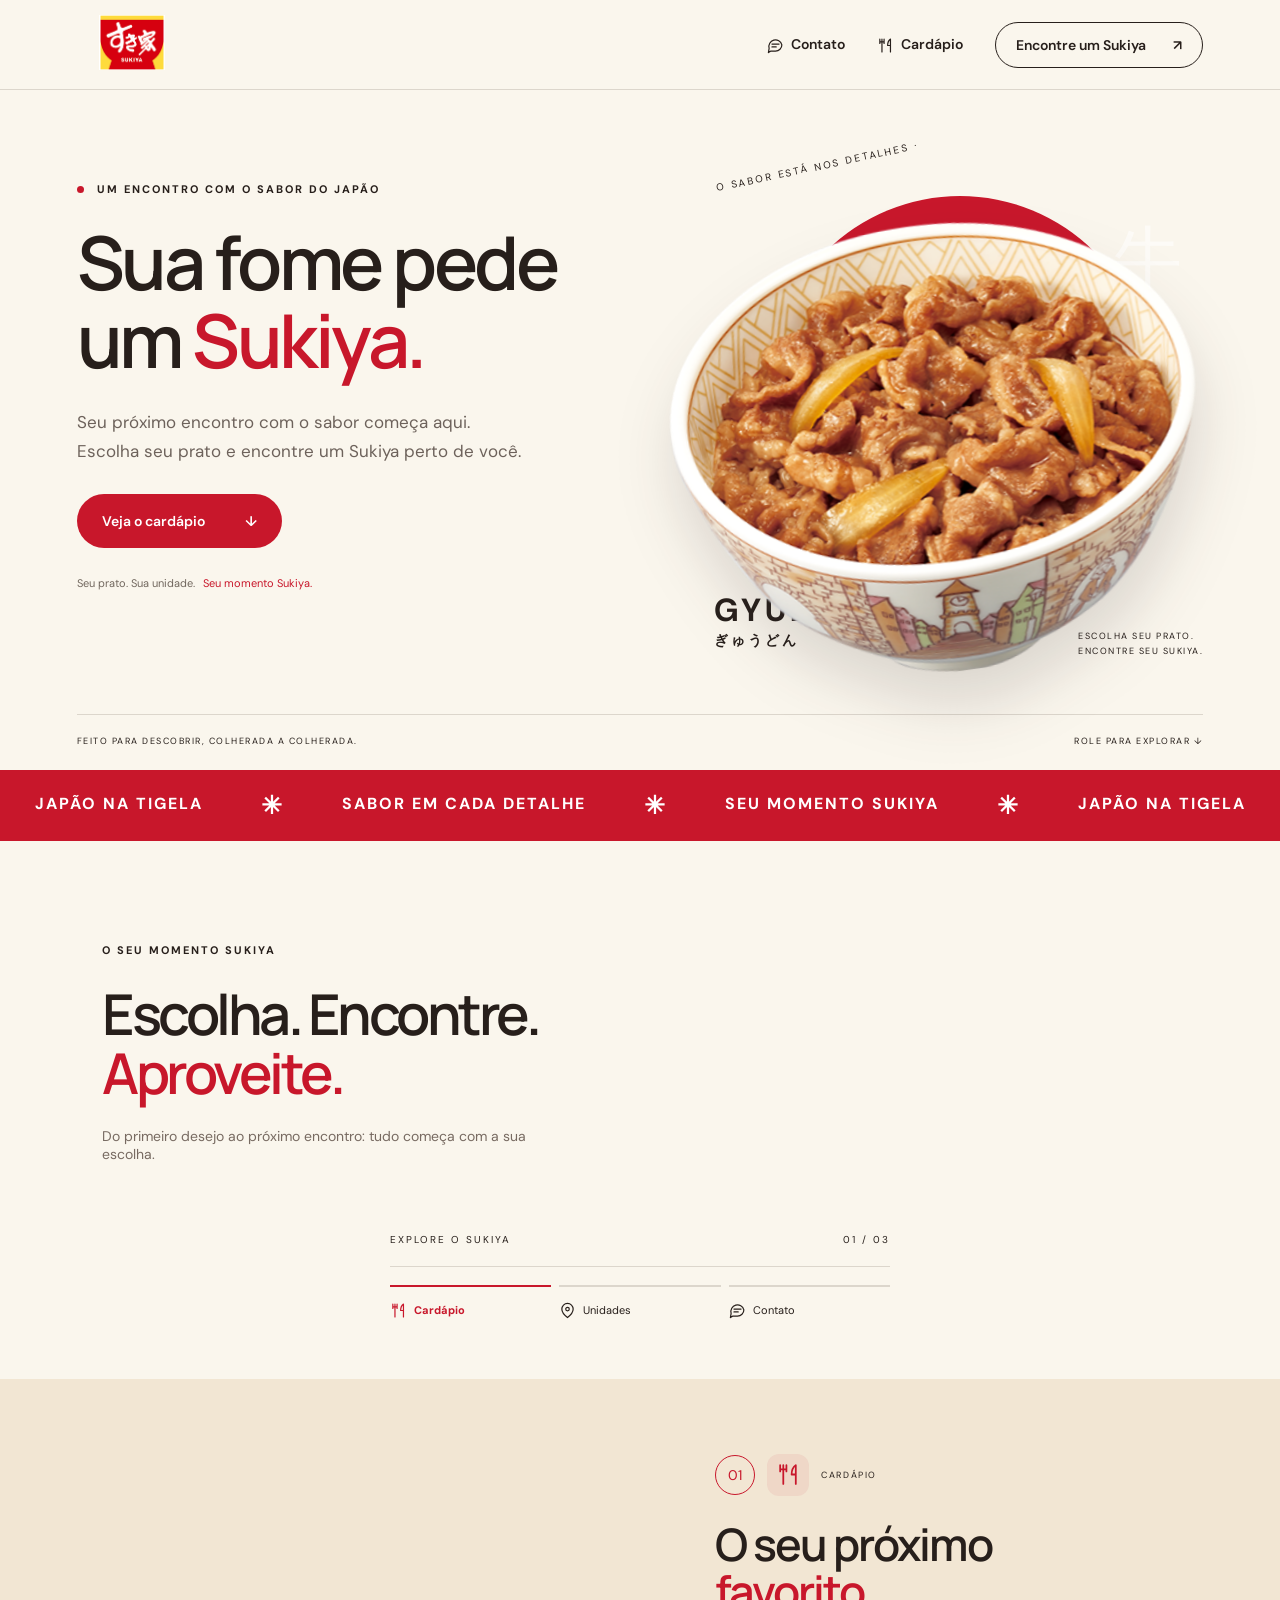
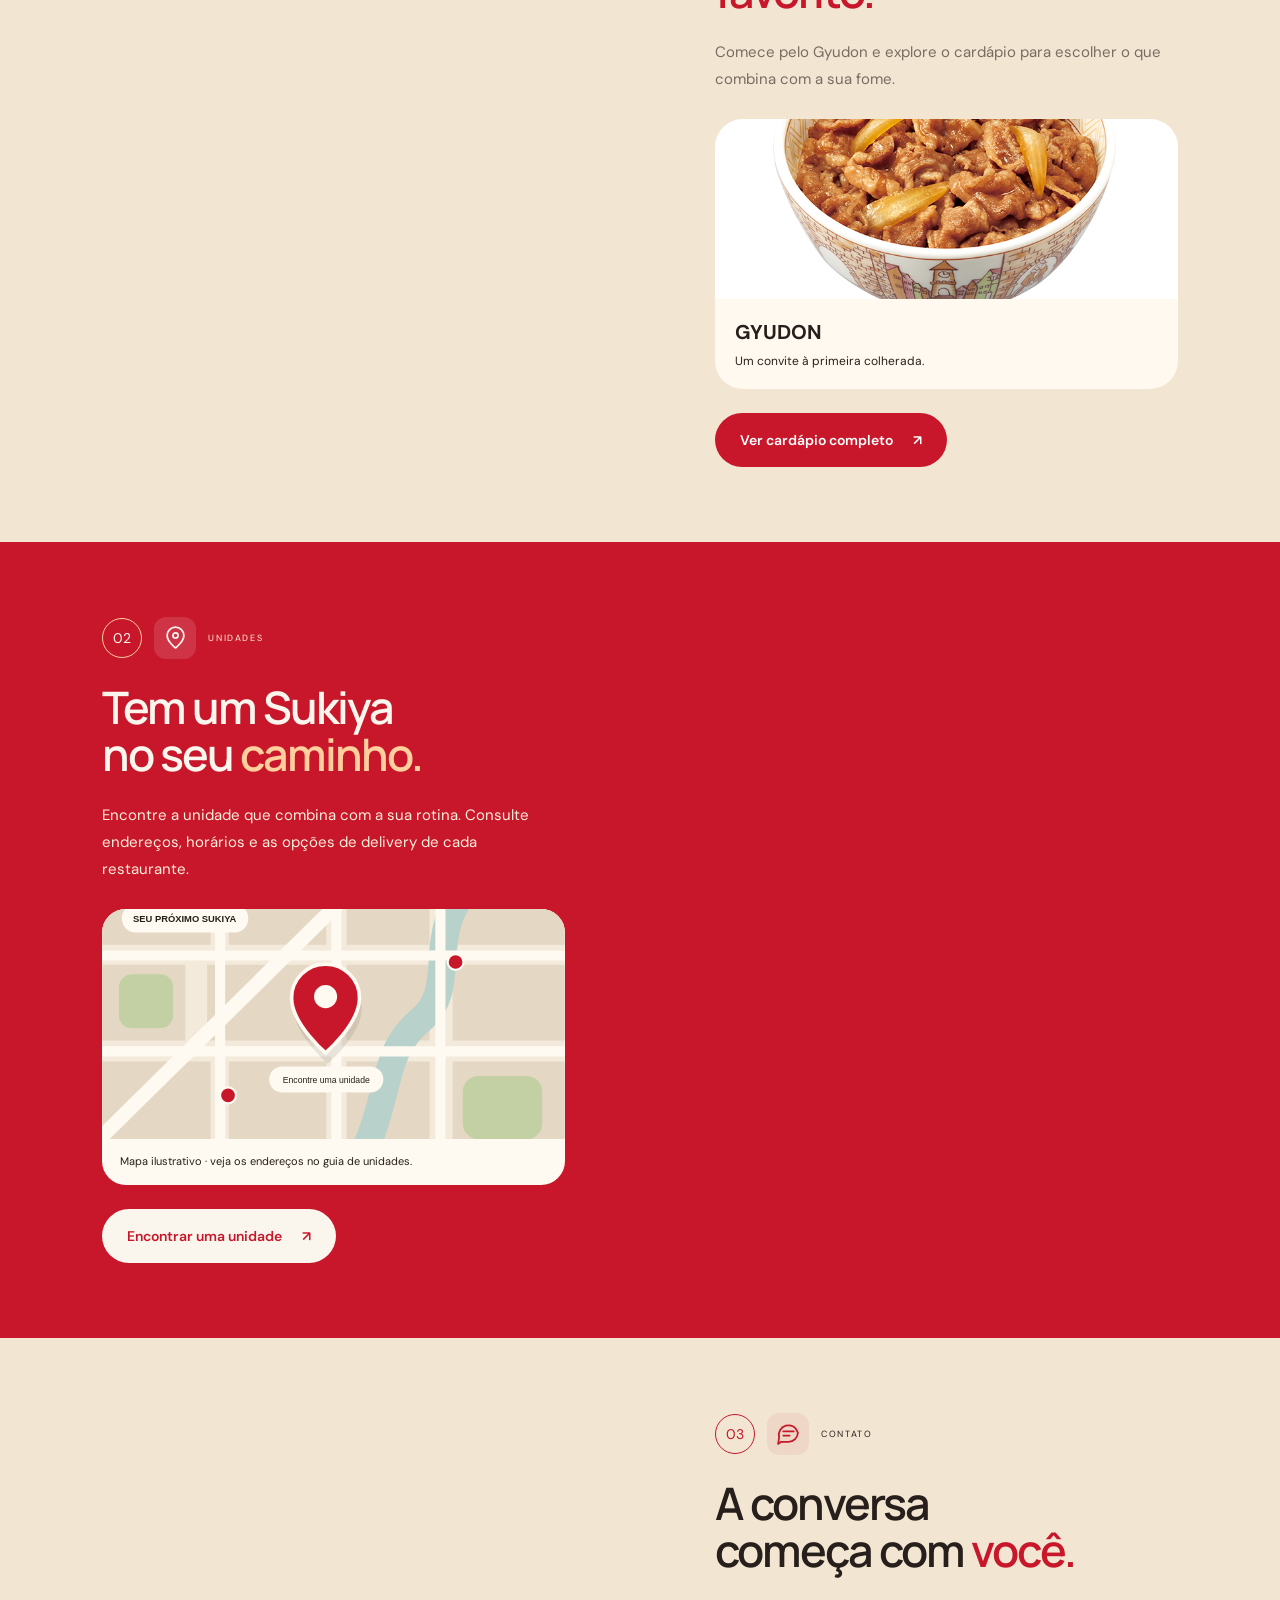
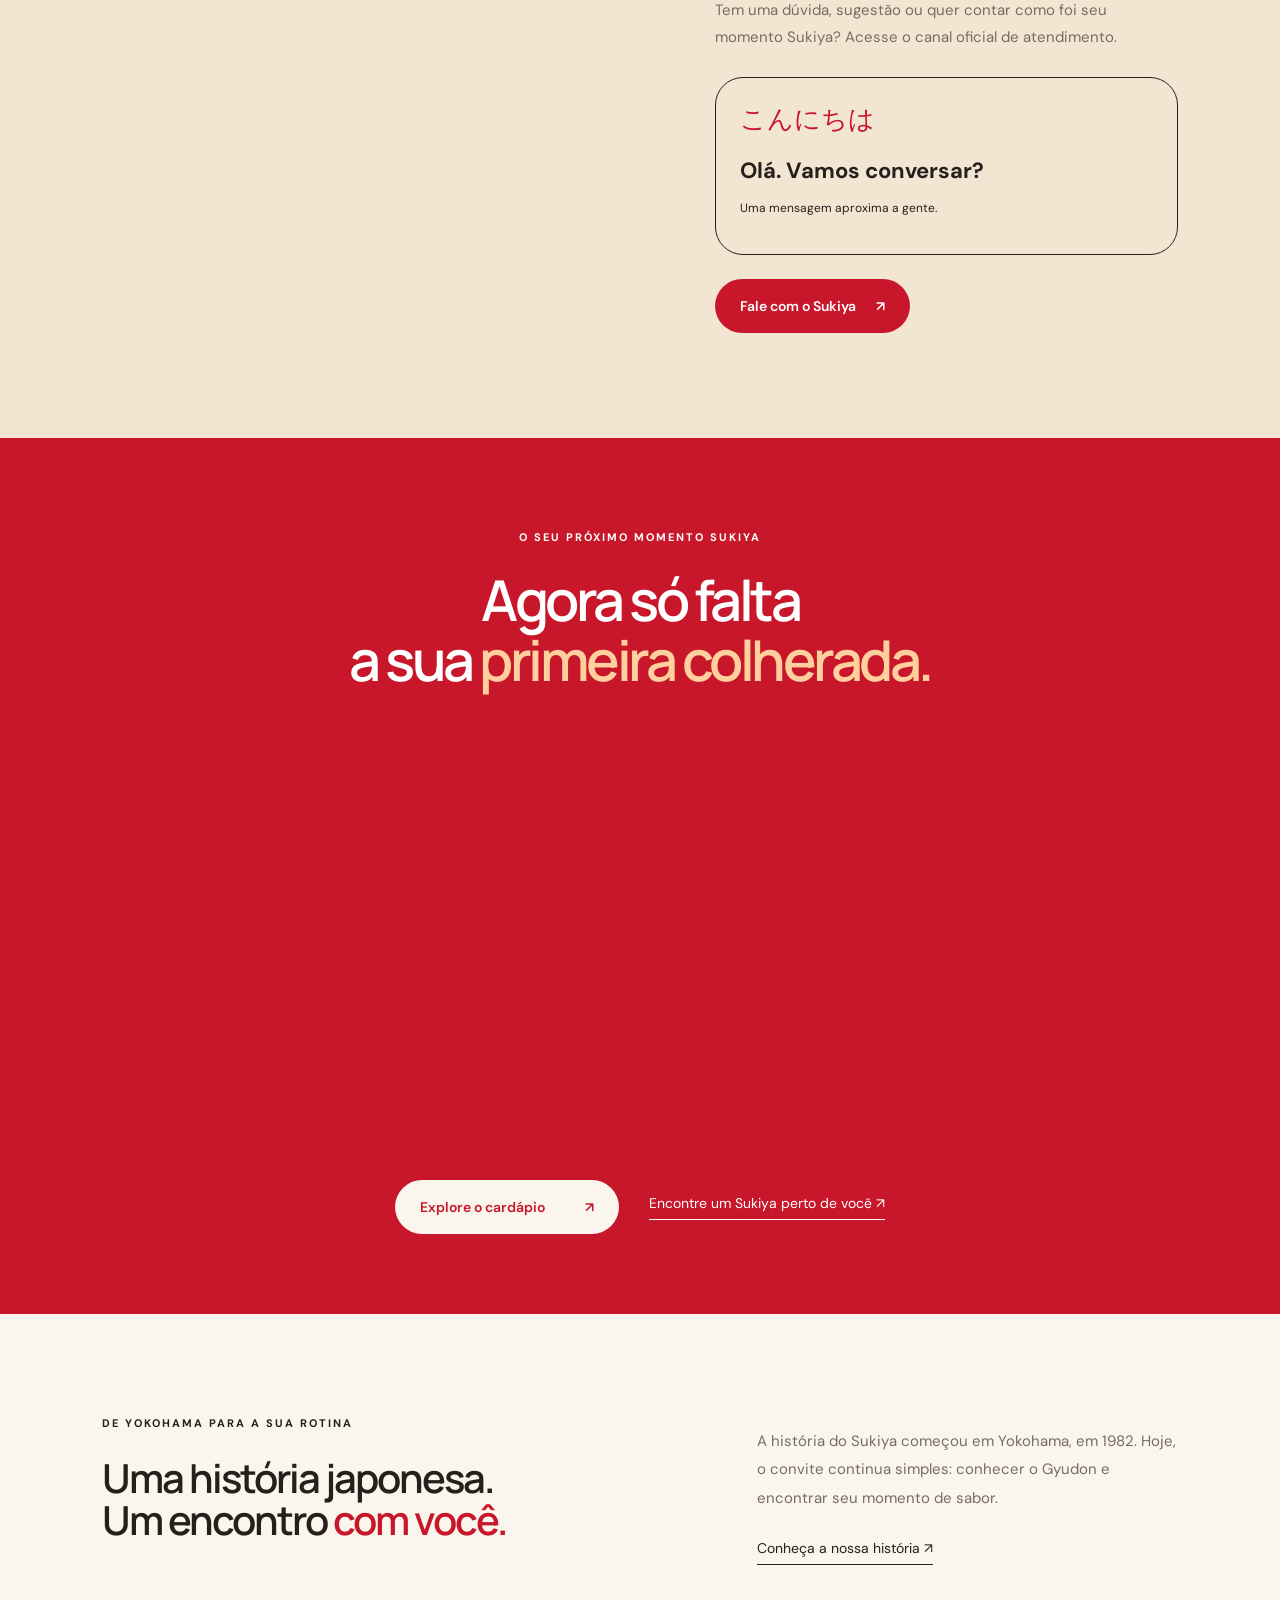
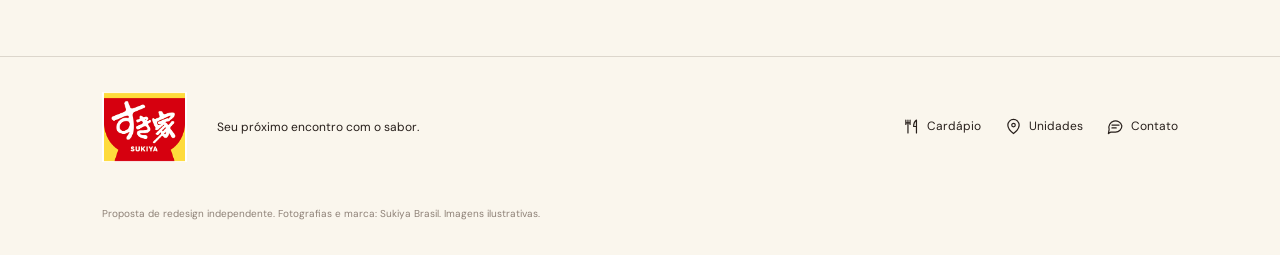
<file: index.html>
<!doctype html>
<html lang="pt-BR"><head><meta charset="utf-8"><meta name="viewport" content="width=device-width,initial-scale=1"><meta name="description" content="Conheça o cardápio Sukiya, encontre uma unidade e fale com a nossa equipe."><title>Sukiya — Seu próximo encontro com o sabor</title><link rel="stylesheet" href="style.css"><script src="app.js" defer></script></head>
<body><div class="scroll-bowl" aria-hidden="true"><img src="gyudon.png" alt=""></div>
<header><a class="brand" href="#inicio" aria-label="Sukiya, início"><img src="logo.png" alt="Sukiya"></a><nav aria-label="Navegação principal"><a href="#contato"><span class="nav-icon"><svg viewBox="0 0 24 24" fill="none" stroke="currentColor" stroke-width="1.7" stroke-linecap="round" stroke-linejoin="round" aria-hidden="true"><path d="M21 11a9 9 0 0 1-9 9H5l-3 2 1-6a9 9 0 1 1 18-5Z"/><path d="M7 10h10M7 14h6"/></svg></span>Contato</a><a href="cardapio.html"><span class="nav-icon"><svg viewBox="0 0 24 24" fill="none" stroke="currentColor" stroke-width="1.7" stroke-linecap="round" stroke-linejoin="round" aria-hidden="true"><path d="M4 3v6m3-6v6m3-6v6M4 7h6M7 9v12M19 3c-3 2-4 5-4 9h4V3Zm0 9v9"/></svg></span>Cardápio</a><a class="nav-cta" href="#unidades">Encontre um Sukiya <span>↗</span></a></nav></header>
<main>
<section id="inicio" class="hero"><div class="hero-copy"><p class="eyebrow"><span></span> UM ENCONTRO COM O SABOR DO JAPÃO</p><h1>Sua fome pede<br>um <em>Sukiya.</em></h1><p class="intro">Seu próximo encontro com o sabor começa aqui.<br>Escolha seu prato e encontre um Sukiya perto de você.</p><a class="button" href="cardapio.html">Veja o cardápio <span>↓</span></a><a class="mobile-delivery text-link" href="https://www.sukiya-brasil.com/store/">Pedir delivery <span>↗</span></a><p class="hero-note">Seu prato. Sua unidade. <span>Seu momento Sukiya.</span></p></div><div class="hero-art"><div class="red-disc"></div><span class="japanese" aria-hidden="true">牛<br>丼</span><div class="orbit">O SABOR ESTÁ NOS DETALHES ·</div><img class="hero-bowl" src="gyudon.png" alt="Gyudon Sukiya: tigela de arroz com carne e cebola"><span class="dish-label">GYUDON <small>ぎゅうどん</small></span><div class="tiny-caption">ESCOLHA SEU PRATO.<br>ENCONTRE SEU SUKIYA.</div></div><div class="hero-bottom"><span>FEITO PARA DESCOBRIR, COLHERADA A COLHERADA.</span><a href="#descobertas" aria-label="Explorar cardápio, unidades e contato">ROLE PARA EXPLORAR ↓</a></div></section>
<div class="ticker" aria-hidden="true"><span>JAPÃO NA TIGELA</span><b>✳</b><span>SABOR EM CADA DETALHE</span><b>✳</b><span>SEU MOMENTO SUKIYA</span><b>✳</b><span>JAPÃO NA TIGELA</span></div>
<section id="descobertas" class="journey" aria-label="Cardápio, unidades e contato"><div class="journey-title"><p class="eyebrow">O SEU MOMENTO SUKIYA</p><h2>Escolha. Encontre.<br><em>Aproveite.</em></h2><p>Do primeiro desejo ao próximo encontro: tudo começa com a sua escolha.</p></div><div class="journey-grid"><aside class="bowl-stage" aria-label="Explore o Sukiya"><div class="stage-top"><span>EXPLORE O SUKIYA</span><span id="counter">01 / 03</span></div><div class="stage-art"><div class="stage-circle"></div><img src="gyudon.png" alt="Os ingredientes reunidos no Gyudon" loading="lazy"><span class="stage-kanji" aria-hidden="true">味</span></div><div class="ingredient-progress" aria-label="Seções do site"><a href="cardapio.html" class="active"><span class="nav-icon"><svg viewBox="0 0 24 24" fill="none" stroke="currentColor" stroke-width="1.7" stroke-linecap="round" stroke-linejoin="round" aria-hidden="true"><path d="M4 3v6m3-6v6m3-6v6M4 7h6M7 9v12M19 3c-3 2-4 5-4 9h4V3Zm0 9v9"/></svg></span>Cardápio</a><a href="#unidades"><span class="nav-icon"><svg viewBox="0 0 24 24" fill="none" stroke="currentColor" stroke-width="1.7" stroke-linecap="round" stroke-linejoin="round" aria-hidden="true"><path d="M20 10c0 6-8 12-8 12S4 16 4 10a8 8 0 1 1 16 0Z"/><circle cx="12" cy="10" r="2.5"/></svg></span>Unidades</a><a href="#contato"><span class="nav-icon"><svg viewBox="0 0 24 24" fill="none" stroke="currentColor" stroke-width="1.7" stroke-linecap="round" stroke-linejoin="round" aria-hidden="true"><path d="M21 11a9 9 0 0 1-9 9H5l-3 2 1-6a9 9 0 1 1 18-5Z"/><path d="M7 10h10M7 14h6"/></svg></span>Contato</a></div><p class="stage-caption">Seu próximo encontro com o sabor.</p></aside><div class="chapters">
<article class="chapter" id="cardapio" data-step="0"><div class="chapter-heading"><span class="number">01</span><span class="section-icon"><svg viewBox="0 0 24 24" fill="none" stroke="currentColor" stroke-width="1.7" stroke-linecap="round" stroke-linejoin="round" aria-hidden="true"><path d="M4 3v6m3-6v6m3-6v6M4 7h6M7 9v12M19 3c-3 2-4 5-4 9h4V3Zm0 9v9"/></svg></span><span>CARDÁPIO</span></div><h3>O seu próximo<br><em>favorito.</em></h3><p>Comece pelo Gyudon e explore o cardápio para escolher o que combina com a sua fome.</p><div class="menu-feature"><img src="menu.jpg" alt="Gyudon do cardápio Sukiya" loading="lazy"><span>GYUDON <small>Um convite à primeira colherada.</small></span></div><a class="button section-action" href="cardapio.html">Ver cardápio completo <span>↗</span></a></article>
<article class="chapter" id="unidades" data-step="1"><div class="chapter-heading"><span class="number">02</span><span class="section-icon"><svg viewBox="0 0 24 24" fill="none" stroke="currentColor" stroke-width="1.7" stroke-linecap="round" stroke-linejoin="round" aria-hidden="true"><path d="M20 10c0 6-8 12-8 12S4 16 4 10a8 8 0 1 1 16 0Z"/><circle cx="12" cy="10" r="2.5"/></svg></span><span>UNIDADES</span></div><h3>Tem um Sukiya<br>no seu <em>caminho.</em></h3><p>Encontre a unidade que combina com a sua rotina. Consulte endereços, horários e as opções de delivery de cada restaurante.</p><figure class="location-map"><a href="https://www.sukiya-brasil.com/store/" aria-label="Consultar endereços das unidades Sukiya"><img src="mapa-unidades.svg" alt="Ilustração de mapa urbano com marcadores de localização" loading="lazy"></a><figcaption>Mapa ilustrativo · veja os endereços no guia de unidades.</figcaption></figure><a class="button section-action" href="https://www.sukiya-brasil.com/store/">Encontrar uma unidade <span>↗</span></a></article>
<article class="chapter" id="contato" data-step="2"><div class="chapter-heading"><span class="number">03</span><span class="section-icon"><svg viewBox="0 0 24 24" fill="none" stroke="currentColor" stroke-width="1.7" stroke-linecap="round" stroke-linejoin="round" aria-hidden="true"><path d="M21 11a9 9 0 0 1-9 9H5l-3 2 1-6a9 9 0 1 1 18-5Z"/><path d="M7 10h10M7 14h6"/></svg></span><span>CONTATO</span></div><h3>A conversa<br>começa com <em>você.</em></h3><p>Tem uma dúvida, sugestão ou quer contar como foi seu momento Sukiya? Acesse o canal oficial de atendimento.</p><div class="contact-card"><span aria-hidden="true">こんにちは</span><strong>Olá. Vamos conversar?</strong><p>Uma mensagem aproxima a gente.</p></div><a class="button section-action" href="https://contact.sukiya-brasil.com.br/">Fale com o Sukiya <span>↗</span></a></article>
</div></div></section>
<section class="final-dish"><p class="eyebrow">O SEU PRÓXIMO MOMENTO SUKIYA</p><h2>Agora só falta<br>a sua <em>primeira colherada.</em></h2><img src="gyudon.png" alt="Gyudon completo, pronto para experimentar" loading="lazy"><div class="final-actions"><a class="button" href="cardapio.html">Explore o cardápio <span>↗</span></a><a class="text-link" href="https://www.sukiya-brasil.com/store/">Encontre um Sukiya perto de você ↗</a></div></section>
<section class="heritage"><div><p class="eyebrow">DE YOKOHAMA PARA A SUA ROTINA</p><h2>Uma história japonesa.<br>Um encontro <em>com você.</em></h2></div><div><p>A história do Sukiya começou em Yokohama, em 1982. Hoje, o convite continua simples: conhecer o Gyudon e encontrar seu momento de sabor.</p><a class="text-link" href="https://www.sukiya-brasil.com/sukiya/">Conheça a nossa história ↗</a></div></section>
</main><div class="mobile-order-bar" role="navigation" aria-label="Cardápio e delivery"><a class="mobile-menu" href="cardapio.html">Ver cardápio <span>↗</span></a><a class="mobile-order" href="https://www.sukiya-brasil.com/store/">Pedir delivery <span>↗</span></a></div><footer><img src="logo.png" alt="Sukiya"><p>Seu próximo encontro com o sabor.</p><div><a href="cardapio.html"><span class="nav-icon"><svg viewBox="0 0 24 24" fill="none" stroke="currentColor" stroke-width="1.7" stroke-linecap="round" stroke-linejoin="round" aria-hidden="true"><path d="M4 3v6m3-6v6m3-6v6M4 7h6M7 9v12M19 3c-3 2-4 5-4 9h4V3Zm0 9v9"/></svg></span>Cardápio</a><a href="https://www.sukiya-brasil.com/store/"><span class="nav-icon"><svg viewBox="0 0 24 24" fill="none" stroke="currentColor" stroke-width="1.7" stroke-linecap="round" stroke-linejoin="round" aria-hidden="true"><path d="M20 10c0 6-8 12-8 12S4 16 4 10a8 8 0 1 1 16 0Z"/><circle cx="12" cy="10" r="2.5"/></svg></span>Unidades</a><a href="https://contact.sukiya-brasil.com.br/"><span class="nav-icon"><svg viewBox="0 0 24 24" fill="none" stroke="currentColor" stroke-width="1.7" stroke-linecap="round" stroke-linejoin="round" aria-hidden="true"><path d="M21 11a9 9 0 0 1-9 9H5l-3 2 1-6a9 9 0 1 1 18-5Z"/><path d="M7 10h10M7 14h6"/></svg></span>Contato</a></div><small>Proposta de redesign independente. Fotografias e marca: Sukiya Brasil. Imagens ilustrativas.</small></footer>
</body></html>
</file>
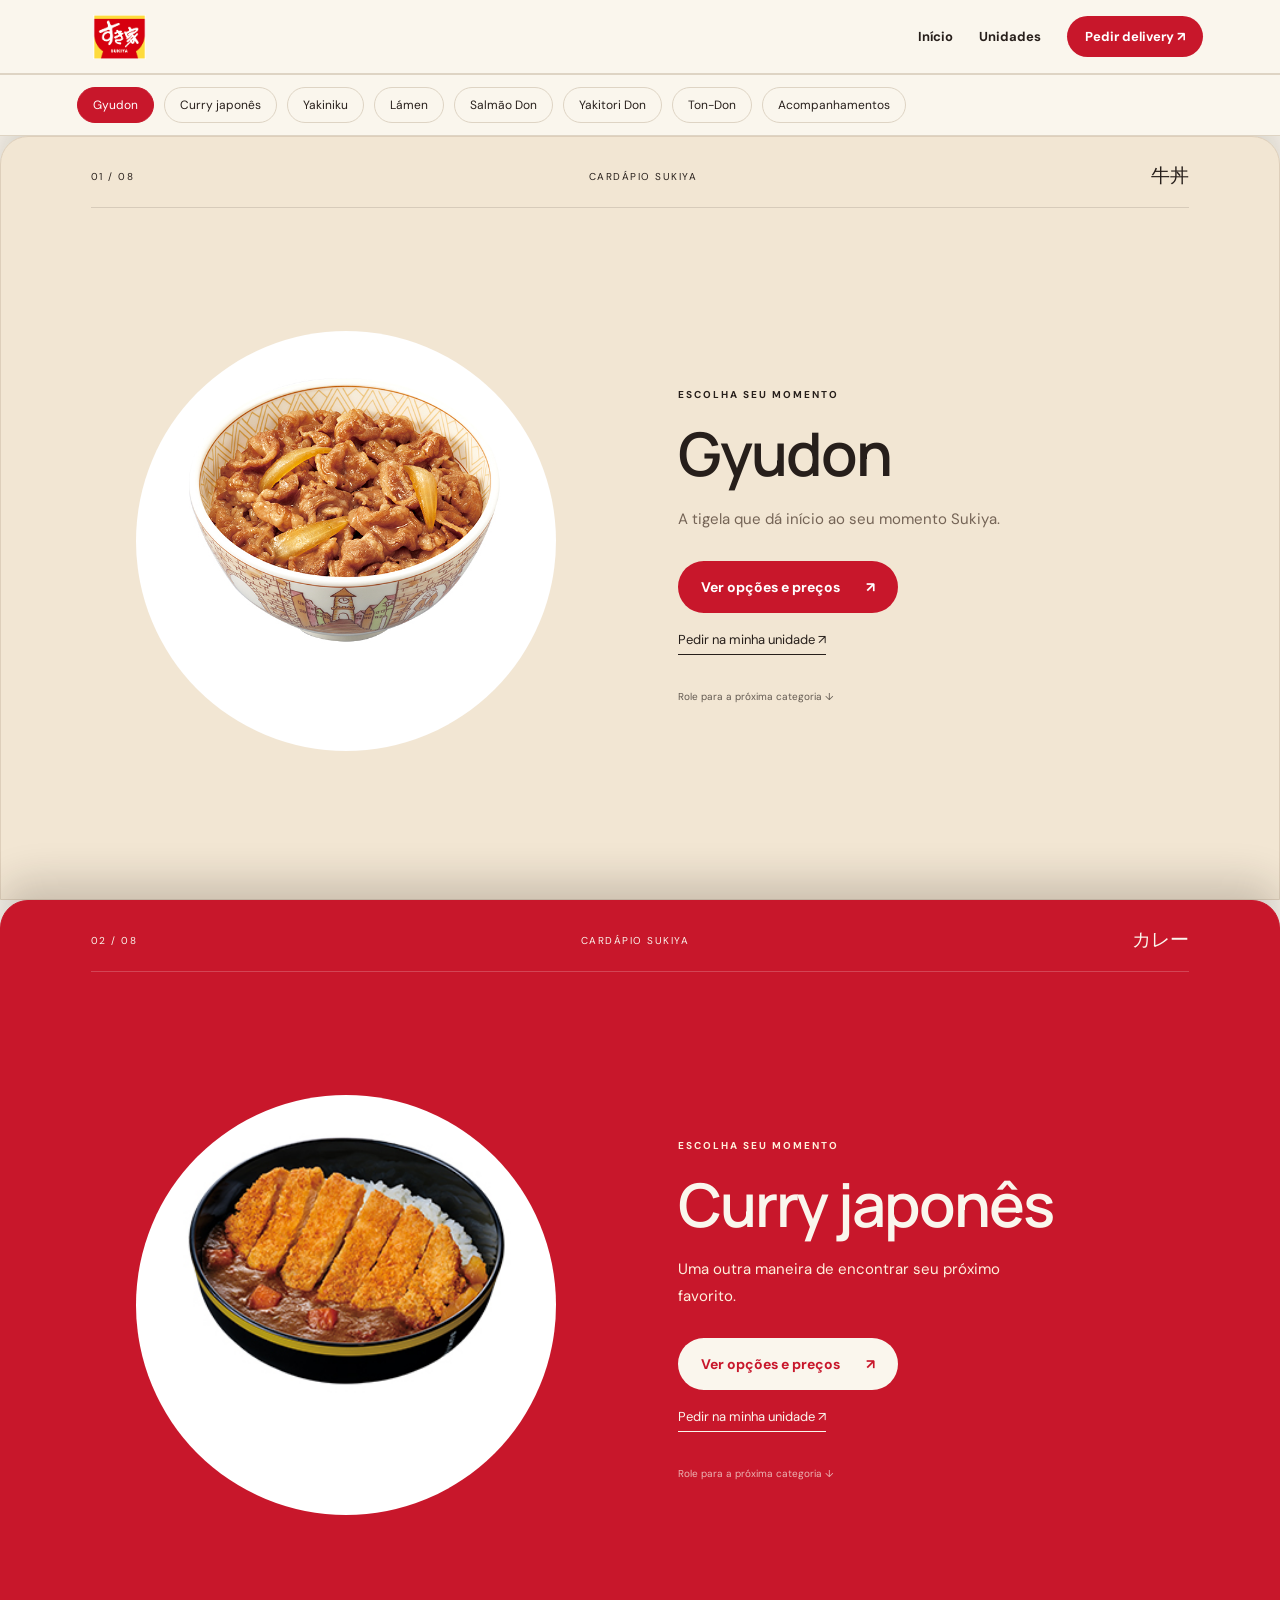
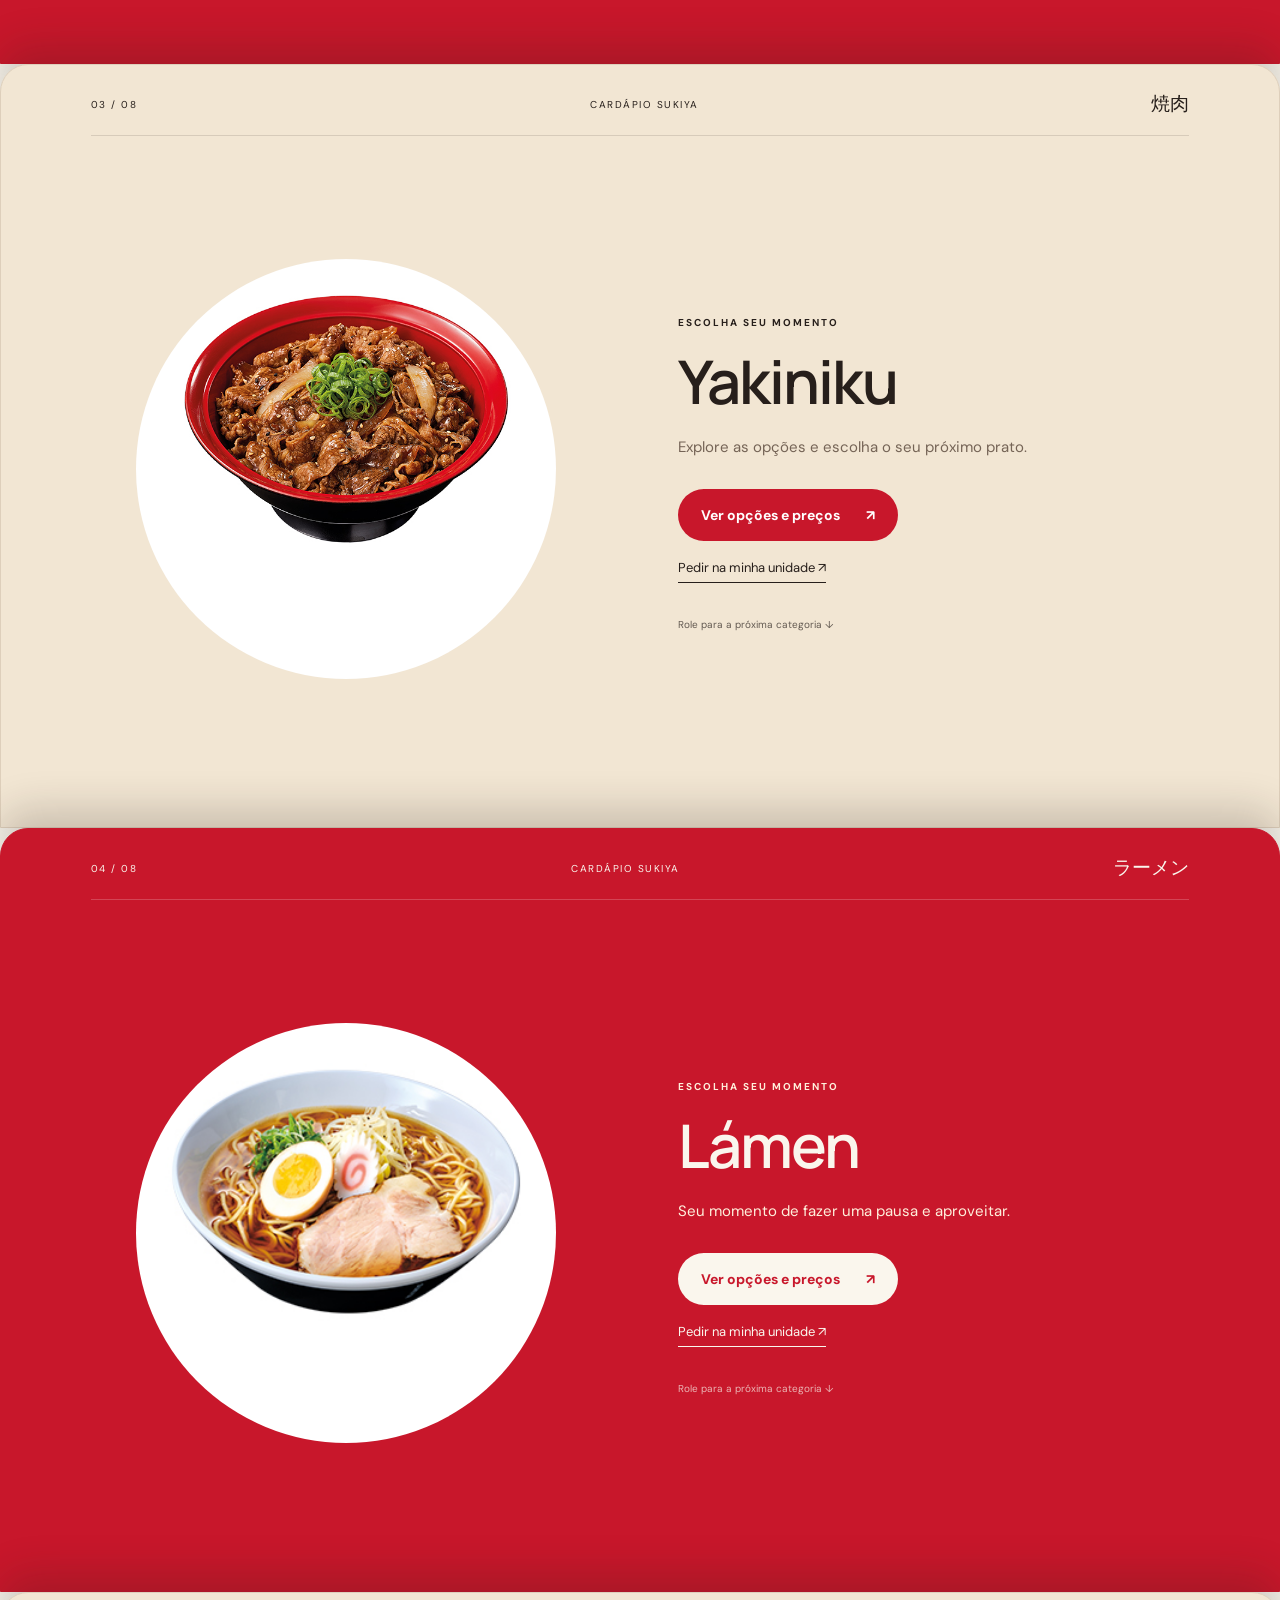
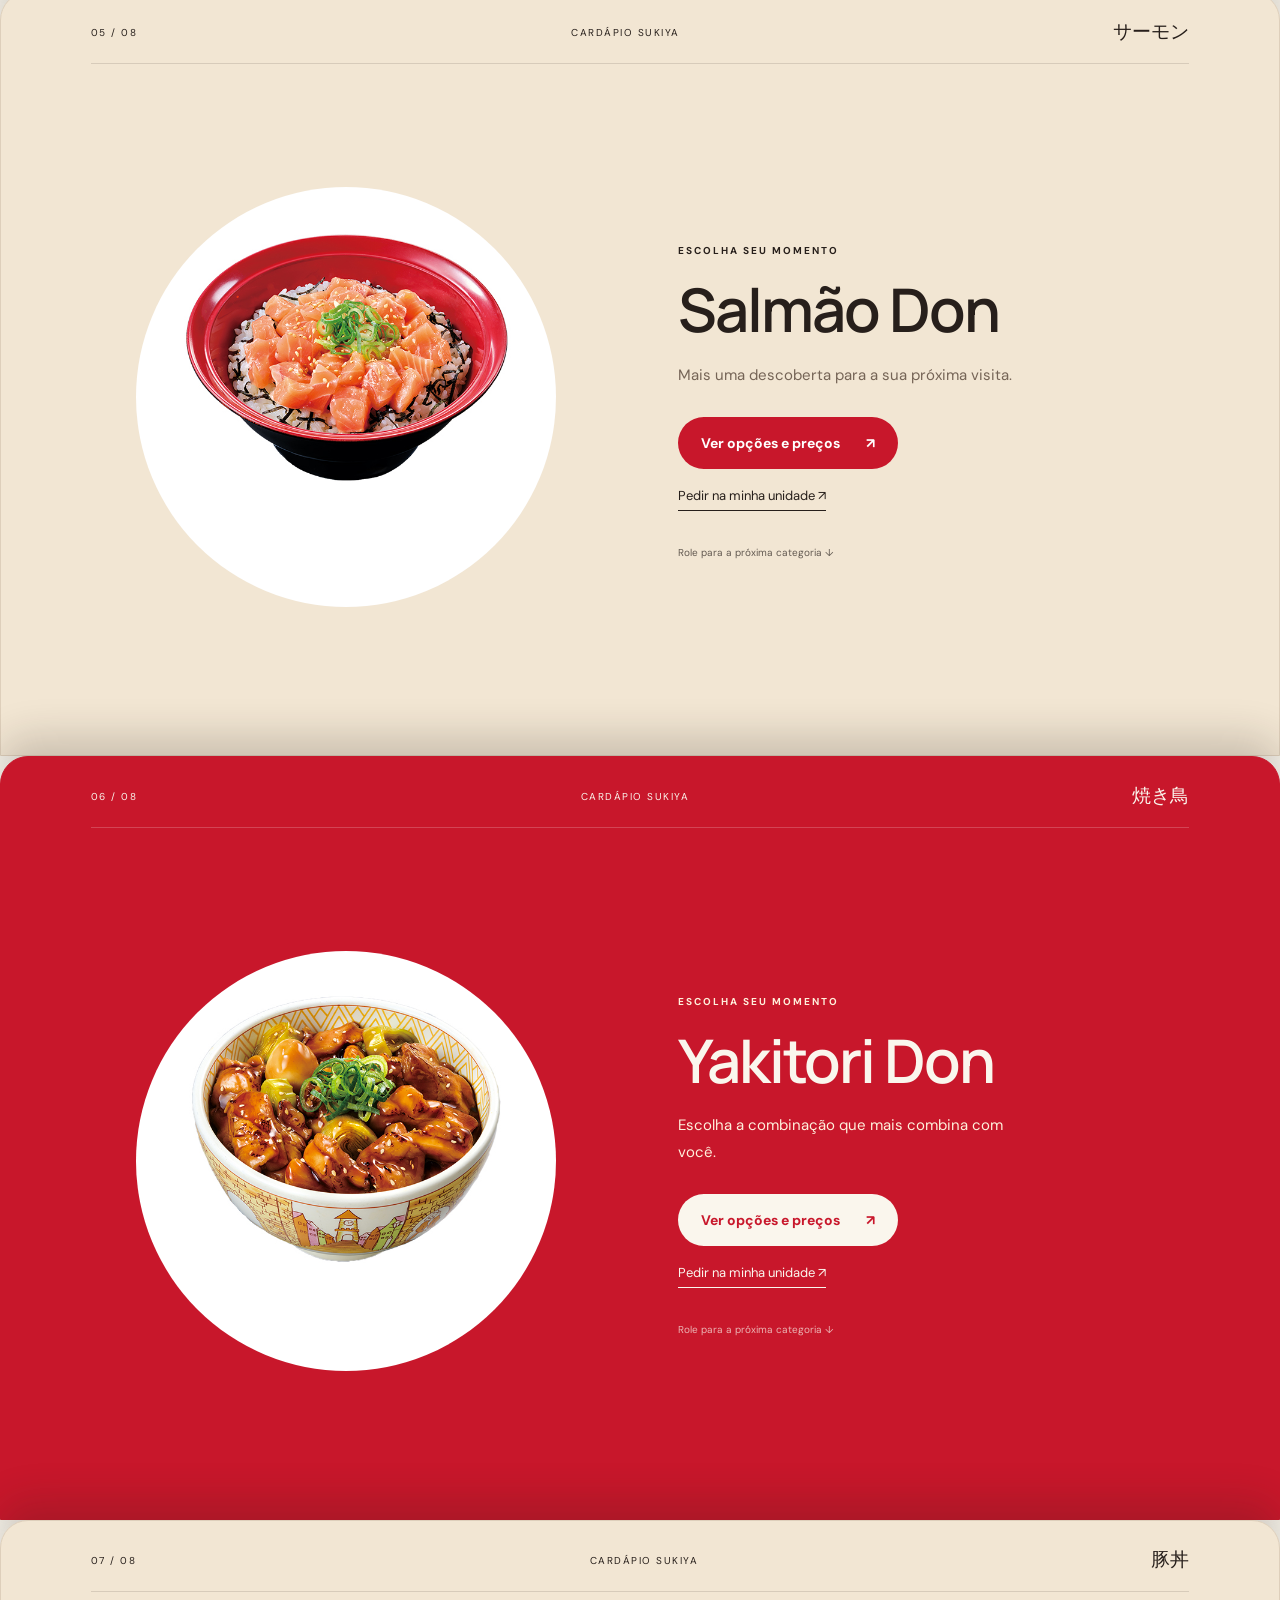
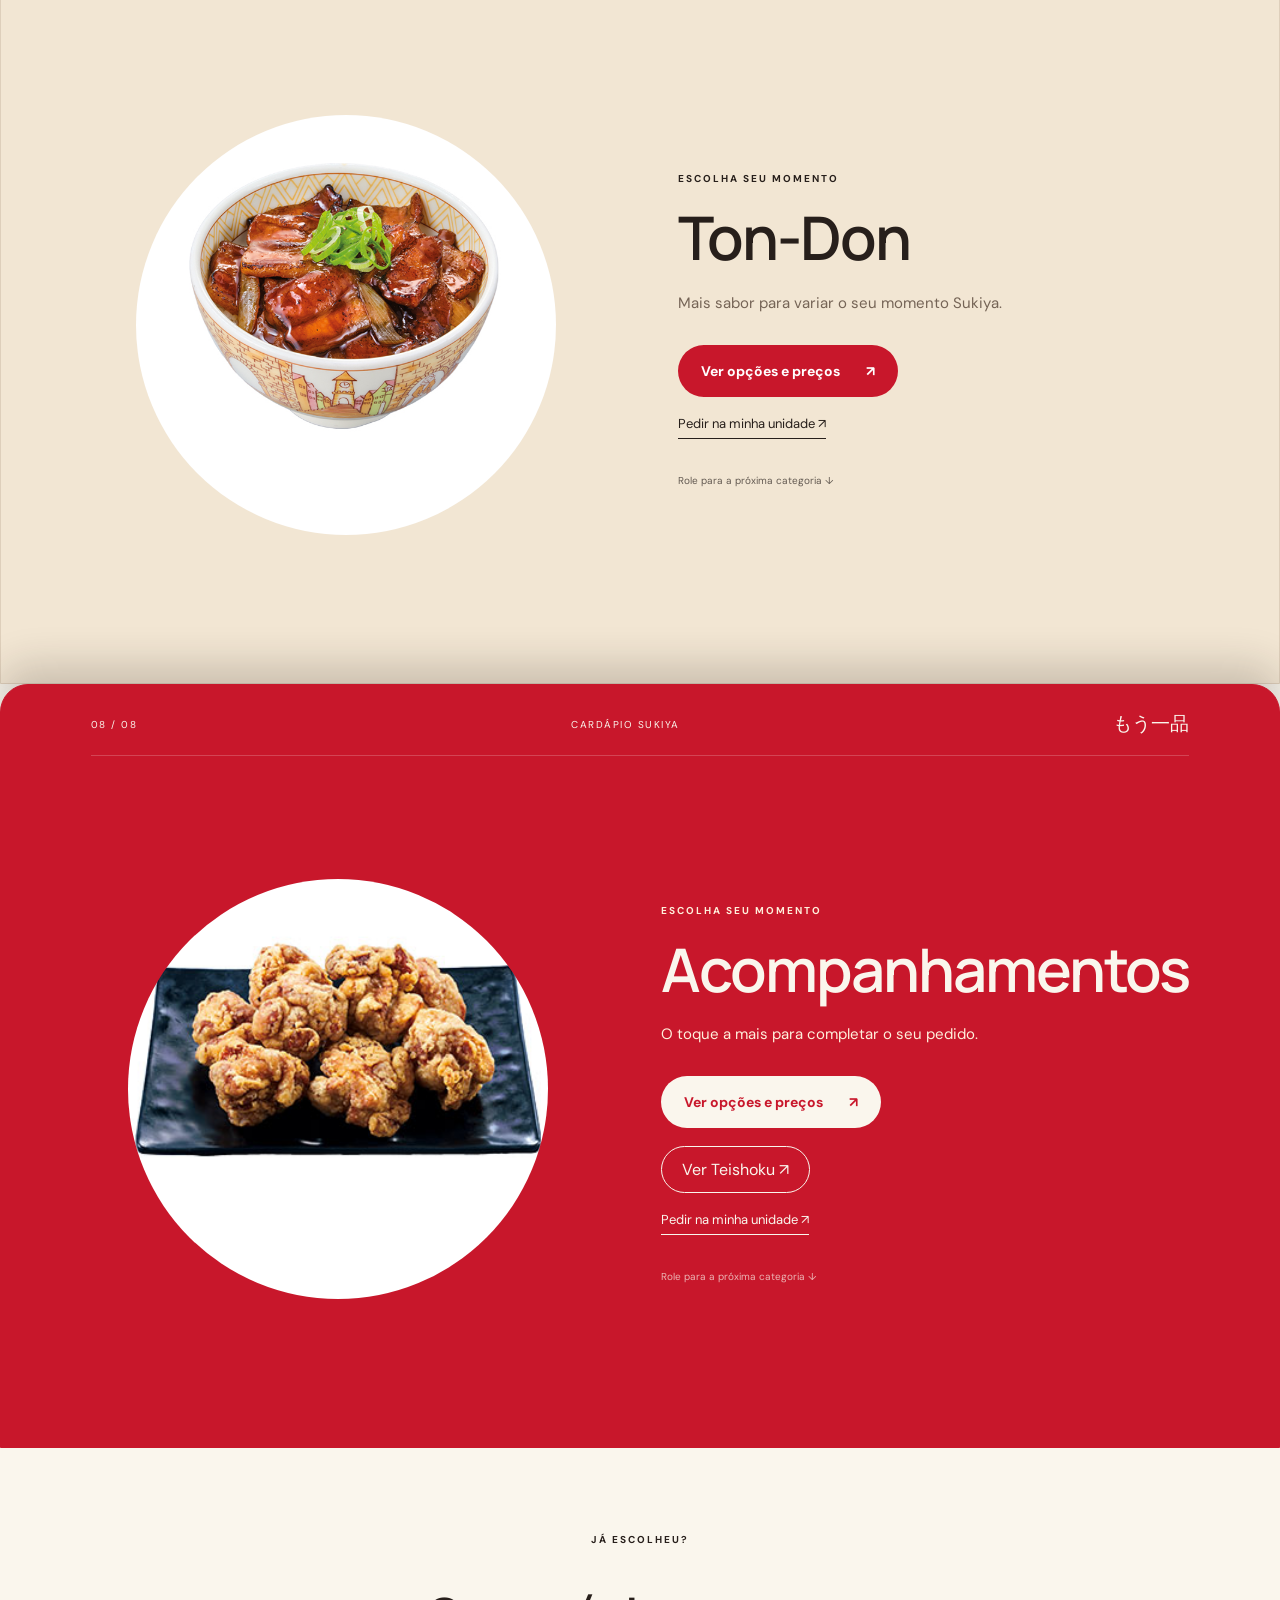
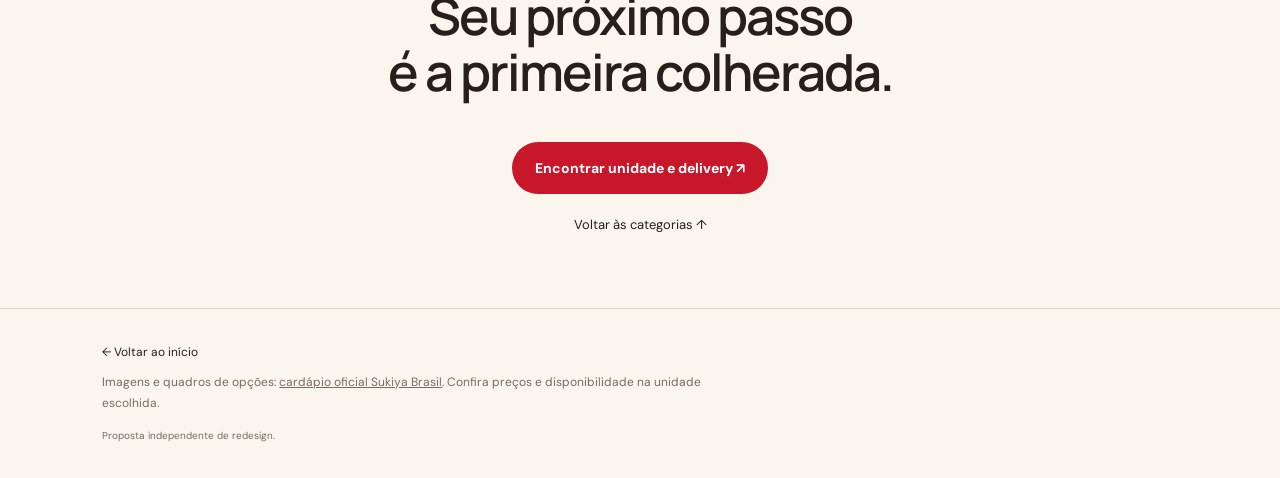
<file: cardapio.html>
<!doctype html><html lang="pt-BR"><head><meta charset="utf-8"><meta name="viewport" content="width=device-width,initial-scale=1"><meta name="description" content="Explore o cardápio Sukiya: Gyudon, curry, lámen e mais. Veja opções e preços e escolha sua unidade."><title>Cardápio | Sukiya</title><link rel="stylesheet" href="cardapio.css"><script src="cardapio.js" defer></script></head><body>
<header class="menu-header"><a href="index.html" aria-label="Sukiya, página inicial"><img src="logo.png" alt="Sukiya" width="85" height="44"></a><nav aria-label="Navegação principal"><a href="index.html">Início</a><a href="index.html#unidades">Unidades</a><a class="header-order" href="https://www.sukiya-brasil.com/store/">Pedir delivery ↗</a></nav></header>
<main><nav class="category-nav" aria-label="Categorias do cardápio"><a href="#gyudon">Gyudon</a><a href="#curry">Curry japonês</a><a href="#yakiniku">Yakiniku</a><a href="#lamen">Lámen</a><a href="#salmao">Salmão Don</a><a href="#yakitori">Yakitori Don</a><a href="#tondon">Ton-Don</a><a href="#acompanhamentos">Acompanhamentos</a></nav><div class="menu-stack"><section class="menu-panel" id="gyudon" style="--layer:1" aria-labelledby="title-gyudon"><div class="panel-surface"><div class="panel-top"><span>01 / 08</span><span>CARDÁPIO SUKIYA</span><span aria-hidden="true">牛丼</span></div><div class="panel-body"><div class="plate-photo"><img src="img_gyudon.jpg" alt="Gyudon do cardápio Sukiya" loading="lazy" width="400" height="400"></div><div class="plate-copy"><p class="menu-kicker">ESCOLHA SEU MOMENTO</p><h2 id="title-gyudon">Gyudon</h2><p>A tigela que dá início ao seu momento Sukiya.</p><div class="plate-actions"><button class="menu-details primary" data-poster="menu_gyudon.jpg" data-title="Gyudon">Ver opções e preços <span>↗</span></button><a class="order-link" href="https://www.sukiya-brasil.com/store/">Pedir na minha unidade ↗</a></div><span class="panel-hint">Role para a próxima categoria ↓</span></div></div></div></section><section class="menu-panel" id="curry" style="--layer:2" aria-labelledby="title-curry"><div class="panel-surface"><div class="panel-top"><span>02 / 08</span><span>CARDÁPIO SUKIYA</span><span aria-hidden="true">カレー</span></div><div class="panel-body"><div class="plate-photo"><img src="img_curry.jpg" alt="Curry japonês do cardápio Sukiya" loading="lazy" width="400" height="400"></div><div class="plate-copy"><p class="menu-kicker">ESCOLHA SEU MOMENTO</p><h2 id="title-curry">Curry japonês</h2><p>Uma outra maneira de encontrar seu próximo favorito.</p><div class="plate-actions"><button class="menu-details primary" data-poster="menu_curry.jpg" data-title="Curry japonês">Ver opções e preços <span>↗</span></button><a class="order-link" href="https://www.sukiya-brasil.com/store/">Pedir na minha unidade ↗</a></div><span class="panel-hint">Role para a próxima categoria ↓</span></div></div></div></section><section class="menu-panel" id="yakiniku" style="--layer:3" aria-labelledby="title-yakiniku"><div class="panel-surface"><div class="panel-top"><span>03 / 08</span><span>CARDÁPIO SUKIYA</span><span aria-hidden="true">焼肉</span></div><div class="panel-body"><div class="plate-photo"><img src="img_yakiniku.jpg" alt="Yakiniku do cardápio Sukiya" loading="lazy" width="400" height="400"></div><div class="plate-copy"><p class="menu-kicker">ESCOLHA SEU MOMENTO</p><h2 id="title-yakiniku">Yakiniku</h2><p>Explore as opções e escolha o seu próximo prato.</p><div class="plate-actions"><button class="menu-details primary" data-poster="menu_yakiniku.jpg" data-title="Yakiniku">Ver opções e preços <span>↗</span></button><a class="order-link" href="https://www.sukiya-brasil.com/store/">Pedir na minha unidade ↗</a></div><span class="panel-hint">Role para a próxima categoria ↓</span></div></div></div></section><section class="menu-panel" id="lamen" style="--layer:4" aria-labelledby="title-lamen"><div class="panel-surface"><div class="panel-top"><span>04 / 08</span><span>CARDÁPIO SUKIYA</span><span aria-hidden="true">ラーメン</span></div><div class="panel-body"><div class="plate-photo"><img src="img_lamen.jpg" alt="Lámen do cardápio Sukiya" loading="lazy" width="400" height="400"></div><div class="plate-copy"><p class="menu-kicker">ESCOLHA SEU MOMENTO</p><h2 id="title-lamen">Lámen</h2><p>Seu momento de fazer uma pausa e aproveitar.</p><div class="plate-actions"><button class="menu-details primary" data-poster="menu_lamen.jpg" data-title="Lámen">Ver opções e preços <span>↗</span></button><a class="order-link" href="https://www.sukiya-brasil.com/store/">Pedir na minha unidade ↗</a></div><span class="panel-hint">Role para a próxima categoria ↓</span></div></div></div></section><section class="menu-panel" id="salmao" style="--layer:5" aria-labelledby="title-salmao"><div class="panel-surface"><div class="panel-top"><span>05 / 08</span><span>CARDÁPIO SUKIYA</span><span aria-hidden="true">サーモン</span></div><div class="panel-body"><div class="plate-photo"><img src="img_salmondon.jpg" alt="Salmão Don do cardápio Sukiya" loading="lazy" width="400" height="400"></div><div class="plate-copy"><p class="menu-kicker">ESCOLHA SEU MOMENTO</p><h2 id="title-salmao">Salmão Don</h2><p>Mais uma descoberta para a sua próxima visita.</p><div class="plate-actions"><button class="menu-details primary" data-poster="menu_salmondon.jpg" data-title="Salmão Don">Ver opções e preços <span>↗</span></button><a class="order-link" href="https://www.sukiya-brasil.com/store/">Pedir na minha unidade ↗</a></div><span class="panel-hint">Role para a próxima categoria ↓</span></div></div></div></section><section class="menu-panel" id="yakitori" style="--layer:6" aria-labelledby="title-yakitori"><div class="panel-surface"><div class="panel-top"><span>06 / 08</span><span>CARDÁPIO SUKIYA</span><span aria-hidden="true">焼き鳥</span></div><div class="panel-body"><div class="plate-photo"><img src="img_yakitoridon.jpg" alt="Yakitori Don do cardápio Sukiya" loading="lazy" width="400" height="400"></div><div class="plate-copy"><p class="menu-kicker">ESCOLHA SEU MOMENTO</p><h2 id="title-yakitori">Yakitori Don</h2><p>Escolha a combinação que mais combina com você.</p><div class="plate-actions"><button class="menu-details primary" data-poster="menu_yakitoridon.jpg" data-title="Yakitori Don">Ver opções e preços <span>↗</span></button><a class="order-link" href="https://www.sukiya-brasil.com/store/">Pedir na minha unidade ↗</a></div><span class="panel-hint">Role para a próxima categoria ↓</span></div></div></div></section><section class="menu-panel" id="tondon" style="--layer:7" aria-labelledby="title-tondon"><div class="panel-surface"><div class="panel-top"><span>07 / 08</span><span>CARDÁPIO SUKIYA</span><span aria-hidden="true">豚丼</span></div><div class="panel-body"><div class="plate-photo"><img src="img_ton-don.jpg" alt="Ton-Don do cardápio Sukiya" loading="lazy" width="400" height="400"></div><div class="plate-copy"><p class="menu-kicker">ESCOLHA SEU MOMENTO</p><h2 id="title-tondon">Ton-Don</h2><p>Mais sabor para variar o seu momento Sukiya.</p><div class="plate-actions"><button class="menu-details primary" data-poster="menu_tondon.jpg" data-title="Ton-Don">Ver opções e preços <span>↗</span></button><a class="order-link" href="https://www.sukiya-brasil.com/store/">Pedir na minha unidade ↗</a></div><span class="panel-hint">Role para a próxima categoria ↓</span></div></div></div></section><section class="menu-panel" id="acompanhamentos" style="--layer:8" aria-labelledby="title-acompanhamentos"><div class="panel-surface"><div class="panel-top"><span>08 / 08</span><span>CARDÁPIO SUKIYA</span><span aria-hidden="true">もう一品</span></div><div class="panel-body"><div class="plate-photo"><img src="img_side.jpg" alt="Acompanhamentos do cardápio Sukiya" loading="lazy" width="400" height="400"></div><div class="plate-copy"><p class="menu-kicker">ESCOLHA SEU MOMENTO</p><h2 id="title-acompanhamentos">Acompanhamentos</h2><p>O toque a mais para completar o seu pedido.</p><div class="plate-actions"><button class="menu-details primary" data-poster="menu_side.jpg" data-title="Acompanhamentos">Ver opções e preços <span>↗</span></button><button class="menu-details secondary" data-poster="menu_teishoku.jpg" data-title="Teishoku">Ver Teishoku ↗</button><a class="order-link" href="https://www.sukiya-brasil.com/store/">Pedir na minha unidade ↗</a></div><span class="panel-hint">Role para a próxima categoria ↓</span></div></div></div></section></div><section class="menu-end"><p class="menu-kicker">JÁ ESCOLHEU?</p><h2>Seu próximo passo<br>é a primeira colherada.</h2><a class="primary" href="https://www.sukiya-brasil.com/store/">Encontrar unidade e delivery ↗</a><a class="end-back" href="#gyudon">Voltar às categorias ↑</a></section></main>
<footer><a href="index.html">← Voltar ao início</a><p>Imagens e quadros de opções: <a href="https://www.sukiya-brasil.com/menu/grandmenu.html">cardápio oficial Sukiya Brasil</a>. Confira preços e disponibilidade na unidade escolhida.</p><small>Proposta independente de redesign.</small></footer>
<div class="menu-fixed"><a href="#gyudon">Categorias ↑</a><a href="https://www.sukiya-brasil.com/store/">Pedir delivery ↗</a></div>
<dialog id="menu-dialog" aria-labelledby="dialog-title"><div class="dialog-header"><h2 id="dialog-title">Opções e preços</h2><button class="close-dialog" aria-label="Fechar opções">✕</button></div><p class="zoom-help">Amplie o quadro para ler os detalhes. Confira preços e disponibilidade na sua unidade.</p><div class="dialog-actions"><button id="zoom-toggle" aria-pressed="false">Ampliar imagem +</button><a id="original-image" href="#" target="_blank" rel="noopener">Abrir imagem completa ↗</a></div><div class="poster-scroll" tabindex="0" aria-label="Quadro oficial de opções e preços"><img id="menu-poster" alt=""></div><a class="dialog-order primary" href="https://www.sukiya-brasil.com/store/">Escolher unidade e pedir ↗</a></dialog>
<noscript><p class="nojs-note">Os quadros completos estão disponíveis no <a href="https://www.sukiya-brasil.com/menu/grandmenu.html">cardápio oficial</a>.</p></noscript></body></html>
</file>
<file: style.css>
@import url('https://fonts.googleapis.com/css2?family=DM+Sans:wght@400;500;600;700&family=Manrope:wght@400;500;600;700;800&display=swap');
:root{--red:#c8172b;--ink:#271f1b;--cream:#faf6ed;--line:#dcd6cc}*{box-sizing:border-box}html{scroll-behavior:auto;scroll-padding-top:100px}body{margin:0;background:var(--cream);color:var(--ink);font-family:'DM Sans',sans-serif}a{color:inherit;text-decoration:none}button,a{-webkit-tap-highlight-color:transparent}a:focus-visible{outline:3px solid var(--red);outline-offset:5px}header{height:90px;padding:16px 6%;display:flex;align-items:center;justify-content:space-between;border-bottom:1px solid var(--line);background:var(--cream);position:relative;z-index:10}.brand img{width:110px;height:55px;object-fit:contain}nav{display:flex;gap:32px;align-items:center;font-size:14px;font-weight:600}.nav-cta{border:1px solid var(--ink);border-radius:50px;padding:13px 20px}.nav-cta span{margin-left:24px}.hero{min-height:680px;position:relative;padding:80px 6% 90px;display:grid;grid-template-columns:1.1fr 1fr;gap:10px;overflow:hidden}.eyebrow{font-size:11px;letter-spacing:2px;font-weight:700;line-height:1.6}.eyebrow span{display:inline-block;background:var(--red);width:7px;height:7px;border-radius:50%;margin-right:8px}h1,h2,h3{font-family:Manrope,sans-serif;font-weight:600;letter-spacing:-3.5px;line-height:1.06;margin:24px 0}h1{font-size:clamp(44px,5.8vw,88px)}em{font-style:normal;color:var(--red)}.intro{font-size:17px;color:#6d625b;line-height:1.7;margin:28px 0}.button{background:var(--red);color:#fff;display:inline-flex;padding:18px 25px;border-radius:50px;font-size:14px;font-weight:600;gap:40px;align-items:center;transition:transform .2s}.button:hover{transform:translateY(-3px)}.hero-note{font-size:11px;margin-top:28px;color:#71675e}.hero-note span{color:var(--red);margin-left:5px}.hero-art{position:relative;display:flex;align-items:center;justify-content:center;min-height:450px}.red-disc{width:380px;height:380px;background:var(--red);border-radius:50%;position:absolute;right:10%;top:5%}.hero-bowl{width:110%;max-width:620px;position:relative;z-index:2;filter:drop-shadow(0 30px 20px #271f1b22);transform:rotate(-8deg)}.japanese{position:absolute;right:4%;top:10%;color:#fff8;font-size:70px;z-index:1;line-height:1.1}.orbit{position:absolute;top:-10px;left:8%;font-size:10px;letter-spacing:2px;transform:rotate(-12deg)}.dish-label{position:absolute;bottom:30px;left:8%;font-size:32px;letter-spacing:4px;font-weight:700;z-index:3}.dish-label small{font-size:14px;display:block;letter-spacing:3px}.tiny-caption{position:absolute;right:0;bottom:22px;font-size:9px;letter-spacing:1.5px;line-height:1.6}.hero-bottom{position:absolute;bottom:23px;left:6%;right:6%;display:flex;justify-content:space-between;font-size:9px;letter-spacing:1.5px;border-top:1px solid var(--line);padding-top:20px}.ticker{background:var(--red);color:#fff;display:flex;justify-content:space-around;gap:35px;padding:23px;overflow:hidden;white-space:nowrap;font-size:16px;letter-spacing:2px;font-weight:700}.ticker b{font-size:25px;line-height:1}.journey{padding:90px 8% 0}.journey-title{text-align:center;margin-bottom:70px}.journey-title h2,.final-dish h2{font-size:clamp(36px,4.4vw,66px)}.journey-title>p:last-child{font-size:14px;color:#776a61}.journey-grid{display:grid;grid-template-columns:1fr 1fr;gap:9%}.bowl-stage{position:sticky;top:30px;align-self:start;margin-top:20px;min-width:0;padding:25px 0}.stage-top{display:flex;justify-content:space-between;font-size:10px;letter-spacing:2px;border-bottom:1px solid var(--line);padding-bottom:20px}.stage-art{position:relative;min-height:350px;display:flex;align-items:center;justify-content:center}.stage-circle{width:280px;height:280px;position:absolute;background:#f0dfc5;border-radius:50%;transition:background .6s}.stage-art img{width:105%;position:relative;z-index:2;transform:rotate(var(--bowl-angle,-5deg));transition:transform .6s;filter:drop-shadow(0 20px 12px #271f1b18)}.stage-kanji{position:absolute;left:0;top:30px;color:var(--red);font-size:48px;z-index:3}.ingredient-progress{display:flex;justify-content:space-between;gap:8px}.ingredient-progress a{font-size:11px;border-top:2px solid var(--line);padding-top:15px;flex:1;transition:color .3s,border-color .3s}.ingredient-progress a.active{border-color:var(--red);color:var(--red);font-weight:700}.stage-caption{font-size:11px;color:#80746c;margin-top:30px}.chapter{min-height:650px;padding:25px 0 70px;scroll-margin-top:30px}.chapter-heading{display:flex;align-items:center;gap:15px;font-size:9px;letter-spacing:1.6px}.number{display:inline-flex;align-items:center;justify-content:center;width:40px;height:40px;border:1px solid var(--red);border-radius:50%;color:var(--red);font-size:14px;letter-spacing:0}.chapter h3{font-size:clamp(32px,3.5vw,52px);letter-spacing:-2px}.chapter>p{font-size:15px;line-height:1.8;color:#786b61;max-width:420px}.ingredient-photo,.onion-art{position:relative;width:100%;height:250px;margin-top:30px;overflow:hidden;border-radius:120px 120px 12px 12px}.ingredient-photo{background-image:url('ingredients.jpg');background-size:300% auto;background-repeat:no-repeat}.rice{background-position:left top}.beef{background-position:center top}.soy{background-position:right top}.ingredient-photo:after{content:'';position:absolute;inset:0;background:linear-gradient(transparent 35%,#20160e77)}.ingredient-photo>span,.onion-art>span{position:absolute;bottom:22px;left:25px;color:white;font-size:25px;font-weight:700;z-index:1;letter-spacing:3px}.ingredient-photo small,.onion-art small{font-size:12px;margin-left:20px}.onion-art{background:#eadfca}.onion-art svg{width:100%;height:100%;transform:scale(1.1)}.onion-art>span{color:#633617}.final-dish{text-align:center;background:var(--red);color:white;padding:80px 6%;overflow:hidden}.final-dish em{color:#ffcf9e}.final-dish img{display:block;width:min(520px,90%);margin:40px auto;filter:drop-shadow(0 25px 20px #42071833)}.final-actions{display:flex;gap:30px;justify-content:center;align-items:center;flex-wrap:wrap}.final-actions .button{background:var(--cream);color:var(--red)}.text-link{font-size:14px;border-bottom:1px solid currentColor;padding-bottom:7px}.heritage{display:grid;grid-template-columns:1.3fr 1fr;gap:10%;padding:90px 8%;align-items:center}.heritage h2{font-size:40px;letter-spacing:-2px}.heritage p:not(.eyebrow){color:#786b61;font-size:15px;line-height:1.9;margin-bottom:25px}footer{border-top:1px solid var(--line);padding:35px 8%;display:flex;align-items:center;gap:30px;flex-wrap:wrap}footer img{width:85px}footer p{font-size:12px}footer div{display:flex;gap:24px;margin-left:auto;font-size:12px}footer small{width:100%;font-size:10px;color:#8e8177;margin-top:15px}.chapter-heading,h3,.chapter>p{transition:opacity .5s,transform .5s}.motion-ready .chapter:not(.in-view) .chapter-heading,.motion-ready .chapter:not(.in-view) h3,.motion-ready .chapter:not(.in-view)>p{opacity:.35;transform:translateY(12px)}
@media(min-width:1450px){.hero,.journey,.heritage{padding-left:max(8%,calc((100vw - 1280px)/2));padding-right:max(8%,calc((100vw - 1280px)/2))}}
@media(max-width:850px){header{padding:12px 5%;height:75px}.brand img{width:90px}nav{gap:18px;font-size:12px}.nav-cta{padding:10px 14px}.nav-cta span{margin-left:8px}.hero{padding:55px 6% 75px;grid-template-columns:1fr 1fr;min-height:590px}h1{font-size:49px;letter-spacing:-2.5px}.hero-art{min-height:340px}.red-disc{width:240px;height:240px;top:15%;right:0}.intro{font-size:14px}.dish-label{font-size:22px;bottom:40px}.tiny-caption{display:none}.japanese{font-size:48px}.journey{padding:65px 6% 0}.journey-grid{gap:7%}.stage-art{min-height:270px}.stage-circle{width:210px;height:210px}.chapter{min-height:600px}.ingredient-photo,.onion-art{height:220px}.heritage{gap:6%;padding:65px 6%}.heritage h2{font-size:33px}}
@media(max-width:600px){header{height:70px}.brand img{width:78px;height:45px}nav{gap:14px}nav>a:first-child{display:none}.nav-cta{font-size:10px;padding:10px 12px}.hero{display:flex;flex-direction:column;padding:35px 6% 65px;min-height:auto}.eyebrow{font-size:9px;letter-spacing:1.5px}h1{font-size:46px;line-height:1.08;margin:20px 0}.intro{font-size:14px;margin:18px 0}.button{padding:16px 23px;gap:30px;font-size:13px}.hero-note{font-size:10px;margin:18px 0 0}.hero-art{min-height:340px;margin-top:15px}.red-disc{width:270px;height:270px;right:10%;top:10px}.hero-bowl{width:95%;max-width:400px}.orbit{top:6px;left:0;font-size:8px}.dish-label{bottom:10px;left:0;font-size:25px}.japanese{right:14%;top:35px}.hero-bottom{font-size:8px;bottom:18px}.hero-bottom>span{max-width:160px;line-height:1.5}.ticker{padding:18px;font-size:12px;justify-content:flex-start}.journey-title{margin-bottom:30px}.journey-title h2{font-size:40px;letter-spacing:-2px}.journey-title>p:last-child{font-size:13px;line-height:1.7}.journey-grid{display:block}.bowl-stage{position:sticky;top:0;background:var(--cream);padding:12px 0;z-index:5;border-bottom:1px solid var(--line)}.stage-top{font-size:8px;padding-bottom:9px}.stage-art{min-height:130px;height:130px}.stage-art img{width:170px;max-height:130px;object-fit:contain}.stage-circle{width:110px;height:110px}.stage-kanji{font-size:32px;left:12%;top:35px}.ingredient-progress a{padding-top:8px;font-size:10px}.stage-caption{display:none}.chapter{padding:40px 0 45px;min-height:560px;scroll-margin-top:220px}.chapter h3{font-size:36px;letter-spacing:-1.7px}.chapter>p{font-size:14px}.ingredient-photo,.onion-art{height:240px;margin-top:25px}.final-dish{padding:65px 6%}.final-dish h2{font-size:36px;letter-spacing:-2px}.final-dish .eyebrow{font-size:8px}.final-actions{gap:25px}.heritage{display:block;padding:60px 6%}.heritage h2{font-size:32px}.heritage>div+div{margin-top:30px}footer{padding:25px 6%;gap:15px}footer div{width:100%;margin-left:0;margin-top:10px}}
@media(prefers-reduced-motion:reduce){html{scroll-behavior:auto}*,*:before,*:after{transition:none!important;animation:none!important}.motion-ready .chapter:not(.in-view) .chapter-heading,.motion-ready .chapter:not(.in-view) h3,.motion-ready .chapter:not(.in-view)>p{opacity:1;transform:none}.bowl-stage{position:relative;top:auto}}

/* The bowl travels through alternating compositions, following the supplied demo. */
.scroll-bowl{display:none;position:fixed;left:0;top:0;width:360px;pointer-events:none;z-index:7;perspective:1000px;transform-origin:center;filter:drop-shadow(0 22px 18px #271f1b24)}.scroll-bowl img{display:block;width:100%}.scroll-enabled .scroll-bowl{display:block;will-change:transform}.scroll-enabled .hero-bowl,.scroll-enabled .stage-art img,.scroll-enabled .final-dish>img{visibility:hidden}.scroll-enabled .journey-grid{display:block}.scroll-enabled .bowl-stage{position:relative;top:auto;margin:0;padding:0;min-height:0}.scroll-enabled .stage-art,.scroll-enabled .stage-caption{display:none}.scroll-enabled .ingredient-progress{max-width:500px;margin:18px auto 60px}.scroll-enabled .stage-top{max-width:500px;margin:auto}.scroll-enabled .chapter{width:100%;min-height:760px;padding:100px 0;position:relative}.scroll-enabled .chapter>*{max-width:43%;}.scroll-enabled .chapter:nth-child(odd)>*{margin-left:57%}.scroll-enabled .chapter:nth-child(even)>*{margin-left:0}.scroll-enabled .chapter .ingredient-photo,.scroll-enabled .chapter .onion-art{width:43%;height:240px}.scroll-enabled .final-dish>img{height:auto}
@media(max-width:850px) and (min-width:601px){.scroll-enabled .chapter>*{max-width:48%}.scroll-enabled .chapter:nth-child(odd)>*{margin-left:52%}.scroll-enabled .chapter .ingredient-photo,.scroll-enabled .chapter .onion-art{width:48%}.scroll-enabled .chapter h3{font-size:35px}}
@media(max-width:600px){.scroll-enabled .chapter{min-height:660px;padding:45px 0 70px;scroll-margin-top:30px}.scroll-enabled .chapter>*{max-width:72%}.scroll-enabled .chapter:nth-child(odd)>*,.scroll-enabled .chapter:nth-child(even)>*{margin-left:0}.scroll-enabled .chapter .ingredient-photo,.scroll-enabled .chapter .onion-art{width:72%;height:200px}.scroll-enabled .chapter h3{font-size:32px}.scroll-enabled .ingredient-progress{margin-bottom:25px}.scroll-enabled .bowl-stage{border:0;background:transparent}.scroll-enabled .journey-title h2{font-size:36px}}
@media(prefers-reduced-motion:reduce){.scroll-bowl{display:none!important}}
.scroll-enabled .journey-title{text-align:left;max-width:65%}.scroll-enabled .journey-title>p:last-child{max-width:450px}
@media(max-width:600px){.scroll-enabled .journey-title{max-width:72%}.scroll-enabled .journey-title h2{font-size:32px}}
/* Alternating chapter colors extend the brand palette through the journey. */
.scroll-enabled .chapter{isolation:isolate}.scroll-enabled .chapter::before{content:'';position:absolute;inset:0 calc(-1 * (100vw - 100%) / 2);z-index:-1;background:#f2e6d3}.scroll-enabled .chapter:nth-child(even)::before{background:var(--red)}.scroll-enabled .chapter:nth-child(even){color:var(--cream)}.scroll-enabled .chapter:nth-child(even) em{color:#ffcf9e}.scroll-enabled .chapter:nth-child(even)>p{color:#fff0dc}.scroll-enabled .chapter:nth-child(even) .number{color:var(--cream);border-color:#ffcf9e}.scroll-enabled .chapter:nth-child(even) .chapter-heading{color:#fff0dc}.scroll-enabled .chapter:nth-child(even) .ingredient-photo::after{background:linear-gradient(transparent 35%,#20160e77)}
@media(prefers-reduced-motion:reduce){.chapter:nth-child(even){background:#f2e6d3}}
body{overflow-x:clip}.scroll-enabled .final-dish{background:var(--cream);color:var(--ink)}.scroll-enabled .final-dish em{color:var(--red)}.scroll-enabled .final-actions .button{background:var(--red);color:white}.heritage{background:var(--red);color:var(--cream)}.heritage em{color:#ffcf9e}.heritage p:not(.eyebrow){color:#fff0dc}
.menu-feature{margin-top:26px;background:#fff9ef;border-radius:28px;overflow:hidden}.menu-feature img{width:100%;height:180px;object-fit:cover;display:block}.menu-feature>span{display:block;padding:20px;font-size:20px;font-weight:700}.menu-feature small{display:block;font-size:12px;font-weight:400;margin-top:8px}.section-action{margin-top:24px;gap:20px}.scroll-enabled .chapter:nth-child(even) .section-action{background:var(--cream);color:var(--red)}.location-card,.contact-card{margin-top:26px;padding:24px;border:1px solid currentColor;border-radius:28px}.location-card strong,.contact-card strong{display:block;font-size:22px;line-height:1.3}.location-card p,.contact-card p{font-size:12px;line-height:1.7}.location-symbol{font-size:50px;display:block;margin-bottom:14px}.contact-card>span{display:block;color:var(--red);font-size:26px;margin-bottom:20px}.scroll-enabled .chapter{min-height:700px;padding-top:75px;padding-bottom:75px}.scroll-enabled .chapter .section-action{max-width:43%}.heritage{background:var(--cream);color:var(--ink)}.heritage em{color:var(--red)}.heritage p:not(.eyebrow){color:#786b61}.scroll-enabled .final-dish{background:var(--red);color:white}.scroll-enabled .final-dish em{color:#ffcf9e}.scroll-enabled .final-actions .button{background:var(--cream);color:var(--red)}
@media(max-width:600px){.scroll-enabled .chapter{min-height:690px;padding-top:45px;padding-bottom:55px}.scroll-enabled .chapter .section-action{max-width:72%;font-size:11px;padding:15px;gap:12px}.menu-feature img{height:140px}.menu-feature>span{padding:16px;font-size:17px}.location-card,.contact-card{padding:18px}.location-card strong,.contact-card strong{font-size:20px}.contact-card>span{font-size:23px}}
.section-icon{display:inline-flex;align-items:center;justify-content:center;width:42px;height:42px;border-radius:12px;background:#c8172b12;color:var(--red);flex-shrink:0}.section-icon svg{width:25px;height:25px}.chapter-heading{gap:12px}.scroll-enabled .chapter:nth-child(even) .section-icon{background:#ffffff20;color:var(--cream)}.nav-icon{display:inline-flex;vertical-align:middle;margin-right:7px}.nav-icon svg{width:17px;height:17px}.ingredient-progress a{display:flex;align-items:center;gap:7px}.ingredient-progress .nav-icon{margin:0}.location-map{margin-top:26px;margin-bottom:0;border-radius:24px;overflow:hidden;background:#fffaf1;color:var(--ink)}.location-map>a{display:block}.location-map img{display:block;width:100%;height:230px;object-fit:cover}.location-map figcaption{font-size:11px;line-height:1.6;padding:14px 18px}.scroll-enabled .chapter .location-map{max-width:43%}
@media(max-width:600px){.section-icon{width:34px;height:34px;border-radius:10px}.section-icon svg{width:21px;height:21px}.chapter-heading{gap:9px}.ingredient-progress a{gap:4px}.ingredient-progress .nav-icon svg{width:14px;height:14px}.scroll-enabled .chapter .location-map{max-width:72%}.location-map img{height:195px}.location-map figcaption{padding:12px;font-size:10px}}
.mobile-order-bar,.mobile-delivery{display:none}
@media(max-width:600px){
 body{padding-bottom:calc(85px + env(safe-area-inset-bottom))}.scroll-bowl{display:none!important}.hero{padding-top:26px;padding-bottom:55px}.hero h1{font-size:42px;margin:16px 0}.hero .intro{margin:16px 0 20px}.hero .button{display:flex;justify-content:space-between;width:100%;padding:18px 22px;font-size:16px}.mobile-delivery{display:block;text-align:center;margin-top:15px;padding:8px;font-weight:700;font-size:14px;border:0;color:var(--red)}.hero-note{display:none}.hero-art{min-height:240px;margin-top:22px}.hero-bowl{width:80%;max-width:285px}.red-disc{width:210px;height:210px;left:50%;right:auto;transform:translateX(-50%)}.japanese{font-size:40px;right:20%}.dish-label{font-size:20px;bottom:0}.orbit{display:none}.journey{padding:30px 6% 0}.journey-title{display:none}.bowl-stage{position:relative;top:auto;margin:0;padding:0;background:transparent;border:0}.stage-top,.stage-art,.stage-caption{display:none}.ingredient-progress{gap:14px;padding:12px 0 24px}.ingredient-progress a{font-size:12px;justify-content:center;padding:10px 0;border-top:0;border-bottom:2px solid var(--line)}.ingredient-progress a.active{border-color:var(--red)}.chapter{isolation:isolate;position:relative;min-height:0;padding:35px 0 40px;scroll-margin-top:16px}.chapter::before{content:'';position:absolute;inset:0 calc(-1 * (100vw - 100%) / 2);z-index:-1;background:#f2e6d3}.chapter:nth-child(even)::before{background:var(--red)}.chapter:nth-child(even){background:transparent;color:var(--cream)}.chapter:nth-child(even) em{color:#ffcf9e}.chapter:nth-child(even)>p{color:#fff0dc}.chapter:nth-child(even) .number{color:var(--cream);border-color:#ffcf9e}.chapter:nth-child(even) .section-icon{background:#ffffff20;color:var(--cream)}.chapter:nth-child(even) .section-action{background:var(--cream);color:var(--red)}.chapter h3{font-size:34px;margin:20px 0}.chapter>p{font-size:15px;line-height:1.7}.chapter .section-action{display:flex;justify-content:space-between;width:100%;padding:18px 22px;font-size:14px}.menu-feature,.location-map,.contact-card{max-width:100%;margin-left:0}.menu-feature img{height:190px}.location-map img{height:auto;object-fit:contain}.chapter .chapter-heading,.chapter h3,.chapter>p{opacity:1!important;transform:none!important}.final-dish{padding:40px 6%}.final-dish h2{font-size:32px}.final-dish img{width:75%;margin:24px auto}.heritage{padding:40px 6%}.mobile-order-bar{position:fixed;bottom:0;left:0;right:0;z-index:30;display:flex;gap:10px;padding:12px 16px calc(12px + env(safe-area-inset-bottom));background:#faf6edf5;border-top:1px solid var(--line);box-shadow:0 -4px 18px #271f1b0c}.mobile-order-bar a{flex:1;display:flex;align-items:center;justify-content:space-between;gap:8px;padding:16px 14px;border-radius:14px;font-size:13px;font-weight:700}.mobile-menu{border:1px solid var(--red);color:var(--red)}.mobile-order{background:var(--red);color:white}
}
</file>
<file: cardapio.css>
@import url('https://fonts.googleapis.com/css2?family=DM+Sans:wght@400;500;600;700&family=Manrope:wght@500;600;700;800&display=swap');
:root{--red:#c8172b;--cream:#faf6ed;--ink:#271f1b;--pin:120px}*{box-sizing:border-box}html{scroll-padding-top:140px}body{margin:0;background:var(--cream);color:var(--ink);font-family:'DM Sans',sans-serif}a{color:inherit;text-decoration:none}button{font:inherit;cursor:pointer}a:focus-visible,button:focus-visible{outline:3px solid #efaa45;outline-offset:4px}.menu-header{height:74px;position:sticky;top:0;z-index:50;background:var(--cream);padding:12px 6%;display:flex;align-items:center;justify-content:space-between;border-bottom:1px solid #ded4c4}.menu-header img{display:block;object-fit:contain}.menu-header nav{display:flex;gap:26px;align-items:center;font-size:13px;font-weight:700}.header-order{padding:12px 18px;background:var(--red);color:white;border-radius:30px}.menu-intro{padding:65px 8% 60px}.menu-kicker{font-size:10px;font-weight:700;letter-spacing:2px}h1,h2{font-family:Manrope,sans-serif;letter-spacing:-2px;line-height:1.08;font-weight:600}h1{font-size:clamp(38px,6vw,82px);margin:22px 0}em{font-style:normal;color:var(--red)}.menu-intro>p:not(.menu-kicker){max-width:490px;color:#786b61;line-height:1.8;font-size:15px}.intro-link{display:inline-block;margin-top:20px;border-bottom:1px solid var(--red);padding-bottom:9px;color:var(--red);font-weight:700;font-size:14px}.category-nav{position:sticky;top:74px;z-index:49;background:var(--cream);border-block:1px solid #ded4c4;display:flex;gap:10px;padding:12px 6%;overflow-x:auto;scrollbar-width:thin}.category-nav a{white-space:nowrap;font-size:12px;padding:9px 15px;border-radius:30px;border:1px solid #ded4c4}.category-nav a[aria-current]{background:var(--red);color:white;border-color:var(--red)}.menu-stack{padding:24px 4% 0}.menu-panel{position:sticky;top:var(--pin);z-index:var(--layer);margin-bottom:34px;scroll-margin-top:140px}.panel-surface{border:1px solid #decfbb;background:#f2e6d3;border-radius:32px;padding:26px 36px 36px;transform-origin:center top;box-shadow:0 -8px 22px #271f1b0b}.menu-panel:nth-child(even) .panel-surface{background:var(--red);color:var(--cream);border-color:var(--red)}.panel-top{display:flex;justify-content:space-between;align-items:center;font-size:10px;letter-spacing:1.5px;border-bottom:1px solid #271f1b22;padding-bottom:18px}.menu-panel:nth-child(even) .panel-top{border-color:#ffffff33}.panel-top>span:last-child{font-size:19px;letter-spacing:0}.panel-body{display:grid;grid-template-columns:1fr 1fr;align-items:center;gap:7%;min-height:460px;padding:20px 0}.plate-photo{border-radius:50%;overflow:hidden;width:min(400px,100%);aspect-ratio:1;margin:auto;background:#fff9ef}.plate-photo img{width:100%;height:100%;object-fit:cover;display:block}.plate-copy h2{font-size:clamp(36px,4.7vw,68px);margin:20px 0}.plate-copy>p:not(.menu-kicker){max-width:350px;line-height:1.8;color:#756456;font-size:15px}.menu-panel:nth-child(even) .plate-copy>p{color:#fff0dc}.plate-actions{display:flex;align-items:flex-start;flex-direction:column;gap:18px;margin-top:28px}.primary{display:inline-flex;align-items:center;justify-content:space-between;gap:26px;padding:17px 23px;background:var(--red);color:white;border-radius:30px;border:0;font-size:14px;font-weight:700}.menu-panel:nth-child(even) .primary{background:var(--cream);color:var(--red)}.secondary{background:none;border:1px solid currentColor;color:inherit;border-radius:30px;padding:12px 20px}.order-link{font-size:13px;border-bottom:1px solid currentColor;padding-bottom:6px}.panel-hint{display:block;font-size:10px;margin-top:35px;opacity:.7}.menu-end{padding:75px 8%;text-align:center;background:var(--cream);position:relative;z-index:10}.menu-end h2{font-size:clamp(30px,4vw,55px)}.end-back{display:block;font-size:13px;margin-top:22px}footer{padding:35px 8%;border-top:1px solid #ded4c4;font-size:12px}footer>p{line-height:1.8;color:#786b61;max-width:600px}footer p a{text-decoration:underline}footer small{color:#786b61}.menu-fixed{display:none}dialog{padding:24px;border:0;border-radius:24px;width:min(1100px,94vw);max-height:92dvh;background:var(--cream);color:var(--ink);box-shadow:0 20px 90px #0003}dialog::backdrop{background:#271f1bc9}.dialog-header{display:flex;align-items:center;justify-content:space-between;gap:20px}.dialog-header h2{font-size:25px;letter-spacing:-1px;margin:0}.close-dialog{width:42px;height:42px;background:#eaddc9;border:0;border-radius:50%;flex-shrink:0;font-size:20px}.zoom-help{font-size:12px;line-height:1.7}.dialog-actions{display:flex;gap:20px;flex-wrap:wrap;align-items:center;margin:15px 0;font-size:12px}.dialog-actions button{padding:10px 15px;border:1px solid var(--red);color:var(--red);background:none;border-radius:25px}.poster-scroll{overflow:auto;max-height:58dvh;background:white;border-radius:12px}.poster-scroll img{display:block;width:100%;height:auto}.poster-scroll.zoomed img{width:1800px;max-width:none}.dialog-order{margin-top:18px}.nojs-note{padding:20px}
@media(max-width:700px){body{padding-bottom:80px}.menu-header{height:65px;padding:10px 5%}.menu-header img{width:70px;height:40px}.menu-header nav{gap:14px;font-size:11px}.menu-header nav>a:nth-child(2){display:none}.header-order{padding:11px 14px}.menu-intro{padding:36px 6%}.menu-intro h1{font-size:39px;letter-spacing:-1.6px}.menu-intro>p:not(.menu-kicker){font-size:14px}.category-nav{top:65px;padding:10px 5%;gap:7px}.category-nav a{font-size:11px;padding:8px 12px}.menu-stack{padding:18px 4% 0}.menu-panel{margin-bottom:24px;top:var(--pin);scroll-margin-top:122px}.panel-surface{border-radius:25px;padding:18px 20px 24px}.panel-top{font-size:8px;padding-bottom:12px}.panel-top>span:last-child{font-size:15px}.panel-body{display:flex;flex-direction:column;gap:20px;min-height:0;padding-top:20px;padding-bottom:0;align-items:stretch}.plate-photo{width:180px}.plate-copy h2{font-size:34px;letter-spacing:-1.3px;margin:12px 0}.plate-copy .menu-kicker{display:none}.plate-copy>p:not(.menu-kicker){font-size:13px;line-height:1.6;margin:10px 0}.plate-actions{margin-top:18px;gap:15px}.plate-actions .primary{width:100%;font-size:13px;padding:15px 18px}.order-link{font-size:12px}.panel-hint{margin-top:20px;font-size:9px}.menu-fixed{position:fixed;bottom:0;left:0;right:0;z-index:55;display:flex;gap:10px;padding:12px 16px calc(12px + env(safe-area-inset-bottom));background:var(--cream);border-top:1px solid #ded4c4}.menu-fixed a{flex:1;text-align:center;border:1px solid var(--red);border-radius:14px;color:var(--red);padding:14px 8px;font-size:12px;font-weight:700}.menu-fixed a:last-child{background:var(--red);color:white}.menu-end{padding:50px 6%}footer{padding:25px 6%}dialog{padding:17px;max-height:90dvh}.dialog-header h2{font-size:21px}.poster-scroll{max-height:52dvh}.dialog-order{width:100%;font-size:12px}html{scroll-padding-top:125px}}
@media(prefers-reduced-motion:reduce){.menu-panel{position:relative;top:auto}.panel-surface{transform:none!important}*{scroll-behavior:auto!important}}
/* Full-screen layered panels, following the supplied stacking demo. */
.menu-stack{padding:0}.menu-panel{margin-bottom:0;min-height:var(--stack-height,calc(100svh - 135px));display:flex}.panel-surface{position:relative;isolation:isolate;width:100%;min-height:inherit;border-radius:28px 28px 0 0;padding:26px 7%;display:flex;flex-direction:column;box-shadow:0 -18px 40px #271f1b33;transform-origin:50% 0}.panel-surface::after{content:'';position:absolute;inset:0;z-index:2;border-radius:inherit;background:#271f1b;opacity:var(--shade,0);pointer-events:none}.panel-body{flex:1;min-height:0;padding:25px 0}.menu-panel:last-child .panel-surface{transform:none!important}.menu-panel:last-child .panel-surface::after{opacity:0}.plate-photo{width:min(420px,100%)}
@media(max-width:700px){.menu-stack{padding:0}.menu-panel{margin-bottom:0}.panel-surface{padding:18px 7% 24px;border-radius:26px 26px 0 0}.panel-body{justify-content:center;gap:16px;padding-top:20px}.plate-photo{width:clamp(125px,22svh,190px)}.plate-copy h2{margin:10px 0}.panel-hint{margin-top:18px}.plate-actions{margin-top:15px}}
@media(prefers-reduced-motion:reduce){.panel-surface::after{opacity:0!important}}
</file>
